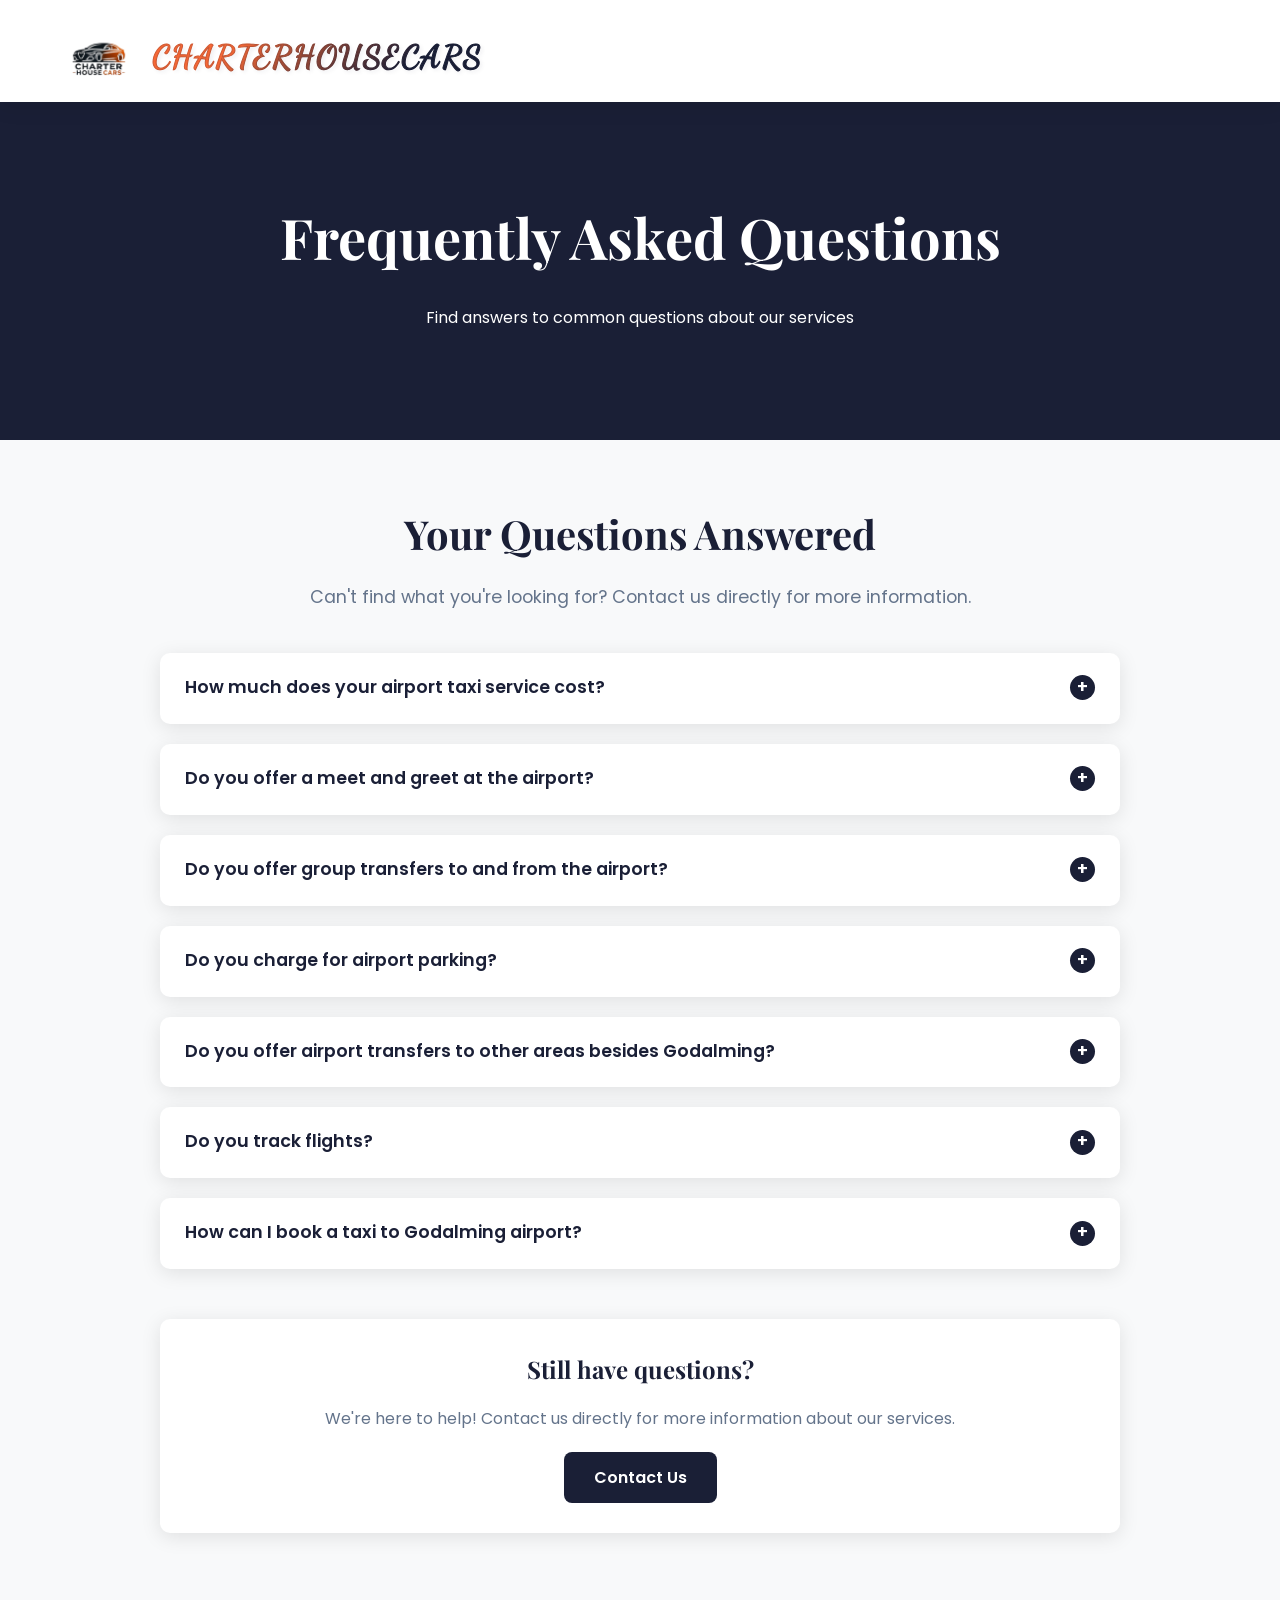
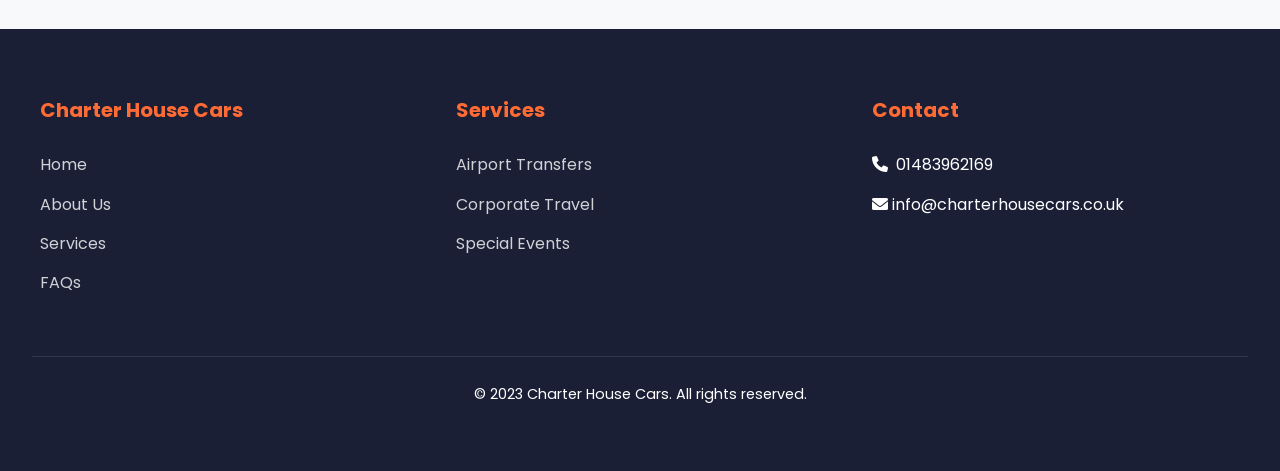
<file: faqs.html>
<!DOCTYPE html>
<html lang="en">
<head>
    <meta charset="UTF-8">
    <meta name="viewport" content="width=device-width, initial-scale=1.0">
    <title>FAQs - Charter House Cars</title>
    <link rel="stylesheet" href="https://cdnjs.cloudflare.com/ajax/libs/font-awesome/6.0.0/css/all.min.css">
    <link href="https://fonts.googleapis.com/css2?family=Playfair+Display:ital,wght@0,400;0,700;1,400&family=Dancing+Script:wght@600&family=Poppins:wght@300;400;500;600;700&display=swap" rel="stylesheet">
    <style>
        :root {
            --primary: #1a1f36;
            --accent: #ff6b35;
            --accent-light: #ff8c5a;
            --text: #2d3748;
            --light: #f8f9fa;
            --transition: all 0.4s cubic-bezier(0.23, 1, 0.32, 1);
            --shadow: 0 4px 20px rgba(0, 0, 0, 0.1);
        }

        * {
            margin: 0;
            padding: 0;
            box-sizing: border-box;
        }

        body {
            font-family: 'Poppins', sans-serif;
            line-height: 1.7;
            color: var(--text);
            background: var(--light);
        }

        /* Header Styles */
        .hero-header {
            background-color: white;
            color: black;
            padding: 1.5rem;
            box-shadow: var(--shadow);
            position: fixed;
            width: 100%;
            top: 0;
            z-index: 1000;
            transition: var(--transition);
        }

        .hero-header.scrolled {
            padding: 1rem 1.5rem;
            background-color: rgba(255, 255, 255, 0.95);
            backdrop-filter: blur(5px);
        }

        .nav-container {
            display: flex;
            align-items: center;
            justify-content: space-between;
            max-width: 1200px;
            margin: 0 auto;
            padding: 0 20px;
        }

        .logo-container {
            display: flex;
            align-items: center;
            gap: 15px;
        }

        .logo-img {
            height: 50px;
            width: auto;
        }

        #logo-text {
            font-family: 'Dancing Script', cursive;
            font-size: 2rem;
            font-weight: 700;
            background: linear-gradient(135deg, #ff6b35 25%, #1a1f36 75%);
            -webkit-background-clip: text;
            background-clip: text;
            color: transparent;
            letter-spacing: 1.5px;
            text-shadow: 2px 2px 4px rgba(26, 31, 54, 0.1);
            position: relative;
            top: 6px;
            display: inline-block;
            transition: all 0.3s ease;
            transform-style: preserve-3d;
            text-stroke: 1px rgba(26, 31, 54, 0.2);
            -webkit-text-stroke: 1px rgba(26, 31, 54, 0.2);
        }

        #logo-text::after {
            content: attr(data-text);
            position: absolute;
            top: 0;
            left: 0;
            z-index: -1;
            background: linear-gradient(45deg, #1a1f36 15%, #ff6b35 85%);
            -webkit-background-clip: text;
            background-clip: text;
            color: transparent;
            filter: blur(2px);
            opacity: 0.7;
        }

        #logo-text:hover {
            transform: translateY(-2px) scale(1.02);
            text-shadow: 3px 3px 6px rgba(26, 31, 54, 0.15);
        }

        @keyframes logo-float {
            0%, 100% { transform: translateY(0); }
            50% { transform: translateY(-3px); }
        }

        #logo-text {
            animation: logo-float 4s ease-in-out infinite;
        }

        /* Hero Section */
        .faq-hero {
            background-color: var(--primary);
            height: 40vh;
            display: flex;
            align-items: center;
            justify-content: center;
            text-align: center;
            color: white;
            margin-top: 80px;
            position: relative;
        }

        .hero-content {
            max-width: 800px;
            padding: 0 20px;
        }

        .hero-content h1 {
            font-size: 3.5rem;
            margin-bottom: 20px;
            font-family: 'Playfair Display', serif;
        }

        /* FAQ Section */
        .faq-container {
            max-width: 1000px;
            margin: 60px auto;
            padding: 0 20px;
        }

        .faq-title {
            text-align: center;
            margin-bottom: 40px;
        }

        .faq-title h2 {
            font-size: 2.5rem;
            color: var(--primary);
            font-family: 'Playfair Display', serif;
            margin-bottom: 15px;
        }

        .faq-title p {
            color: #64748b;
            font-size: 1.1rem;
        }

        .faq-item {
            background: white;
            border-radius: 10px;
            margin-bottom: 20px;
            box-shadow: var(--shadow);
            overflow: hidden;
            transition: var(--transition);
        }

        .faq-question {
            padding: 20px 25px;
            display: flex;
            justify-content: space-between;
            align-items: center;
            cursor: pointer;
            font-weight: 600;
            color: var(--primary);
            font-size: 1.1rem;
        }

        .faq-question:hover {
            color: var(--accent);
        }

        .faq-answer {
            padding: 0 25px;
            max-height: 0;
            overflow: hidden;
            transition: max-height 0.3s ease;
            border-top: 1px solid transparent;
        }

        .faq-item.active .faq-answer {
            padding: 0 25px 25px;
            max-height: 500px;
            border-top: 1px solid #eee;
        }

        .faq-toggle {
            width: 25px;
            height: 25px;
            background-color: var(--primary);
            color: white;
            border-radius: 50%;
            display: flex;
            align-items: center;
            justify-content: center;
            flex-shrink: 0;
            margin-left: 15px;
            transition: var(--transition);
        }

        .faq-item.active .faq-toggle {
            background-color: var(--accent);
            transform: rotate(180deg);
        }

        .contact-prompt {
            text-align: center;
            margin-top: 50px;
            padding: 30px;
            background: white;
            border-radius: 10px;
            box-shadow: var(--shadow);
        }

        .contact-prompt h3 {
            font-size: 1.5rem;
            color: var(--primary);
            margin-bottom: 15px;
            font-family: 'Playfair Display', serif;
        }

        .contact-prompt p {
            margin-bottom: 20px;
            color: #64748b;
        }

        .contact-btn {
            display: inline-block;
            padding: 12px 30px;
            background: var(--primary);
            color: white;
            border-radius: 8px;
            text-decoration: none;
            font-weight: 600;
            transition: var(--transition);
        }

        .contact-btn:hover {
            background: var(--accent);
            transform: translateY(-3px);
            box-shadow: 0 10px 25px rgba(255, 107, 53, 0.3);
        }

 
        .footer {
            background: var(--primary);
            color: white;
            padding: 4rem 2rem;
            margin-top: 6rem;
        }

        .footer-content {
            max-width: 1200px;
            margin: 0 auto;
            display: grid;
            grid-template-columns: repeat(auto-fit, minmax(250px, 1fr));
            gap: 3rem;
        }

        .footer-section h3 {
            color: var(--accent);
            margin-bottom: 1.5rem;
            font-size: 1.25rem;
        }

        .footer-links {
            display: flex;
            flex-direction: column;
            gap: 0.75rem;
        }

        .footer-links a {
            color: rgba(255, 255, 255, 0.8);
            text-decoration: none;
            transition: color 0.3s ease;
        }

        .footer-links a:hover {
            color: var(--accent);
        }

        .social-links {
            display: flex;
            gap: 1rem;
            margin-top: 1.5rem;
        }

        .social-links a {
            font-size: 1.5rem;
            color: white;
            transition: color 0.3s ease;
        }
        .footer-bottom {
    margin-top: 60px;
    padding-top: 25px;
    border-top: 1px solid rgba(255, 255, 255, 0.1);
    text-align: center;
    color: white;
    font-size: 0.9rem;
}

        @media (max-width: 768px) {
            .hero-content h1 {
                font-size: 2.5rem;
            }
            
            .faq-title h2 {
                font-size: 2rem;
            }
            
            .footer-content {
                grid-template-columns: 1fr;
                gap: 30px;
            }
        }
    </style>
</head>
<body>
    <!-- Header -->
    <header class="hero-header" id="header">
        <div class="nav-container">
            <div class="logo-container">
                <img src="logo-image.png" alt="Charter House Cars Logo" class="logo-img">
                <div id="logo-text">CHARTERHOUSECARS</div>
            </div>
            <!-- Navigation would go here -->
        </div>
    </header>

    <!-- Hero Section -->
    <section class="faq-hero">
        <div class="hero-content">
            <h1>Frequently Asked Questions</h1>
            <p>Find answers to common questions about our services</p>
        </div>
    </section>

    <!-- FAQ Section -->
    <div class="faq-container">
        <div class="faq-title">
            <h2>Your Questions Answered</h2>
            <p>Can't find what you're looking for? Contact us directly for more information.</p>
        </div>

        <div class="faq-item">
            <div class="faq-question">
                <span>How much does your airport taxi service cost?</span>
                <div class="faq-toggle">+</div>
            </div>
            <div class="faq-answer">
                <p>Please see our prices or contact us via phone or WhatsApp.</p>
            </div>
        </div>

        <div class="faq-item">
            <div class="faq-question">
                <span>Do you offer a meet and greet at the airport?</span>
                <div class="faq-toggle">+</div>
            </div>
            <div class="faq-answer">
                <p>Yes, we offer a professional Meet & Greet service at the airport. Our driver will monitor your flight, meet you at the arrivals hall with a name board, and assist you with your luggage.</p>
            </div>
        </div>

        <div class="faq-item">
            <div class="faq-question">
                <span>Do you offer group transfers to and from the airport?</span>
                <div class="faq-toggle">+</div>
            </div>
            <div class="faq-answer">
                <p>Yes, we offer group transfers to and from the airport. Our spacious vehicles can accommodate groups of various sizes, ensuring a comfortable and hassle-free journey. Whether you're traveling for business, a family trip, or a special event, we provide reliable and punctual service.</p>
            </div>
        </div>

        <div class="faq-item">
            <div class="faq-question">
                <span>Do you charge for airport parking?</span>
                <div class="faq-toggle">+</div>
            </div>
            <div class="faq-answer">
                <p>Additional charges may apply for waiting time, extra stops, or late-night bookings. Please check our pricing details.</p>
            </div>
        </div>

        <div class="faq-item">
            <div class="faq-question">
                <span>Do you offer airport transfers to other areas besides Godalming?</span>
                <div class="faq-toggle">+</div>
            </div>
            <div class="faq-answer">
                <p>Yes, we offer airport transfers to and from a wide range of areas beyond Godalming. Whether you need a transfer to a nearby town, city, or a specific destination, our reliable service ensures a comfortable and timely journey. Contact us to check availability and get a quote for your preferred location across London and surrounding areas, including major airports and railway stations.</p>
            </div>
        </div>

        <div class="faq-item">
            <div class="faq-question">
                <span>Do you track flights?</span>
                <div class="faq-toggle">+</div>
            </div>
            <div class="faq-answer">
                <p>Yes, we track flights in real time. Our system monitors your flight status for delays, cancellations, and early arrivals, ensuring your taxi is ready when you need it. Just provide your flight number when booking, and we'll adjust pickup times accordingly.</p>
            </div>
        </div>

        <div class="faq-item">
            <div class="faq-question">
                <span>How can I book a taxi to Godalming airport?</span>
                <div class="faq-toggle">+</div>
            </div>
            <div class="faq-answer">
                <p>To book a taxi from Godalming to an airport, please call us on 01483 962169.</p>
            </div>
        </div>

        <div class="contact-prompt">
            <h3>Still have questions?</h3>
            <p>We're here to help! Contact us directly for more information about our services.</p>
            <a href="https://wa.me/message/6GOCSDYA2UXDL1" target="_parent" class="contact-btn">Contact Us</a>
        </div>
    </div>

    <!-- Footer -->
    
    <footer class="footer" data-aos="fade-up" data-aos-delay="500">
        <div class="footer-content">
            <div class="footer-section" data-aos="fade-up" data-aos-delay="500">
                <h3>Charter House Cars</h3>
                <div class="footer-links">
                    <a href="index.html" target="_parent">Home</a>
                    <a href="about-us.html" target="_parent">About Us</a>
                    <a href="services.html" target="_parent">Services</a>
                    <a href="faqs.html" target="_parent">FAQs</a>
                </div>
            </div>
    
            <div class="footer-section" data-aos="fade-up" data-aos-delay="500">
                <h3>Services</h3>
                <div class="footer-links">
                    <a href="airport-transfer.html" target="_parent">Airport Transfers</a>
                    <a href="corporate.html" target="_parent">Corporate Travel</a>
                    <a href="special-events.html" target="_parent">Special Events</a>
                </div>
            </div>
    
            <div class="footer-section" data-aos="fade-up" data-aos-delay="500">
                <h3>Contact</h3>
                <div class="footer-links">
                   <p><i class="fas fa-phone"></i> &nbsp;01483962169</p>
                    <p><i class="fas fa-envelope"></i> info@charterhousecars.co.uk</p>
                    <!-- <div class="social-links">
                        <a href="#" aria-label="LinkedIn"><i class="fab fa-linkedin"></i></a>
                        <a href="#" aria-label="Instagram"><i class="fab fa-instagram"></i></a>
                        <a href="#" aria-label="Twitter"><i class="fab fa-twitter"></i></a>
                    </div> -->
                </div>
            </div>
        </div>
        <div class="footer-bottom">
            <p>&copy; 2023 Charter House Cars. All rights reserved.</p>
        </div>
    </footer>

    <script>
         <!-- JavaScript for Call Button -->
        
                document.getElementById("callButton").addEventListener("click", function (event) {
                    event.preventDefault(); // Prevents default anchor behavior
                    window.location.href = "tel:01483962169"; // Opens the dial pad directly
                });
        
        document.addEventListener('DOMContentLoaded', function() {
            // Header scroll effect
            const header = document.getElementById('header');
            window.addEventListener('scroll', function() {
                if (window.scrollY > 50) {
                    header.classList.add('scrolled');
                } else {
                    header.classList.remove('scrolled');
                }
            });

            // FAQ toggle functionality
            const faqQuestions = document.querySelectorAll('.faq-question');
            faqQuestions.forEach(question => {
                question.addEventListener('click', () => {
                    const item = question.parentNode;
                    item.classList.toggle('active');
                    
                    // Close other open items
                    faqQuestions.forEach(q => {
                        if (q !== question) {
                            q.parentNode.classList.remove('active');
                        }
                    });
                });
            });
        });
    </script>
</body>
</html>
</file>
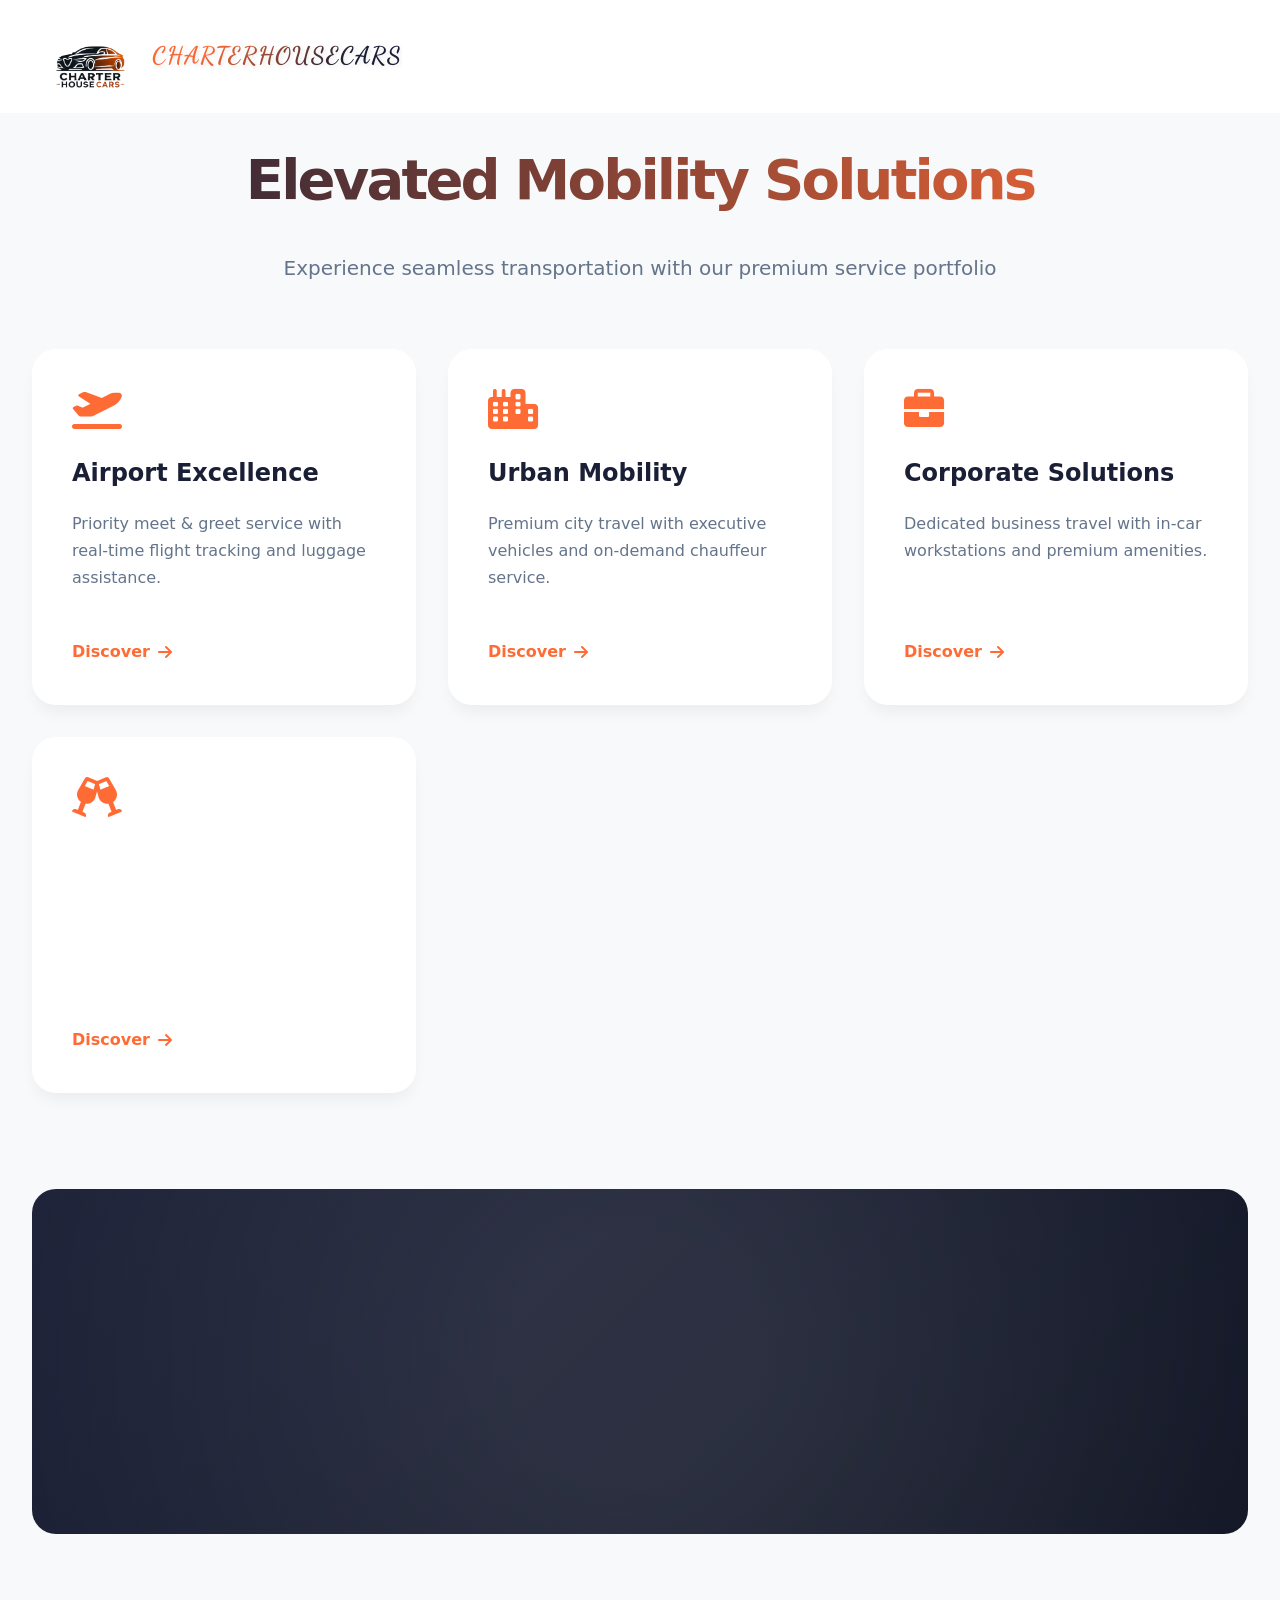
<file: services.html>
<!DOCTYPE html>
<html lang="en">

<head>
    <meta charset="UTF-8">
    <meta name="viewport" content="width=device-width, initial-scale=1.0">
    <title>Premium Services | Charter House Cars</title>
    <link rel="stylesheet" href="https://cdnjs.cloudflare.com/ajax/libs/font-awesome/6.0.0/css/all.min.css">
    <link href="https://fonts.googleapis.com/css2?family=Playfair+Display:ital,wght@0,400;0,700;1,400&family=Dancing+Script:wght@600&display=swap" rel="stylesheet">
    <link rel="stylesheet" href="https://unpkg.com/aos@next/dist/aos.css" />

    <style>
        :root {
            --primary: #1a1f36;
            --accent: #ff6b35;
            --text: #2d3748;
            --light: #f8f9fa;
            --transition: all 0.4s cubic-bezier(0.23, 1, 0.32, 1);
        }

        * {
            margin: 0;
            padding: 0;
            box-sizing: border-box;
        }

        body {
            font-family: 'Inter', system-ui, -apple-system, sans-serif;
            line-height: 1.7;
            color: var(--text);
            background: var(--light);
        }

       /* Header Styles */
.hero-header {
    background-color: white;
    color: black;
    padding: 1.5rem;
    box-shadow: var(--shadow);
    position: fixed;
    width: 100%;
    top: 0;
    z-index: 1000;
    transition: var(--transition);
}

.hero-header.scrolled {
    padding: 1rem 1.5rem;
    background-color: rgba(255, 255, 255, 0.95);
    backdrop-filter: blur(5px);
}

.nav-container {
    display: flex;
    align-items: center;
    justify-content: space-between;
    max-width: 1200px;
    margin: 0 auto;
    padding: 0 20px;
    width: 100%;
    box-sizing: border-box;
}

.logo-container {
    display: flex;
    align-items: center;
    gap: 10px;
    max-width: 70%; /* Prevents logo from taking full width */
}

.logo-img {
    height: 40px; /* Reduced size for mobile */
    width: auto;
}

#logo-text {
    font-family: 'Dancing Script', cursive;
    font-size: 1.5rem; /* Reduced size for mobile */
    font-weight: bolder;
    background: linear-gradient(135deg, #ff6b35 25%, #1a1f36 75%);
    -webkit-background-clip: text;
    background-clip: text;
    color: transparent;
    letter-spacing: 1px; /* Reduced spacing for mobile */
    text-shadow: 2px 2px 4px rgba(26, 31, 54, 0.1);
    position: relative;
    display: inline-block;
    transition: all 0.3s ease;
    white-space: nowrap; /* Prevents text wrapping */
    overflow: hidden;
    text-overflow: ellipsis; /* Adds ... if text is too long */
    max-width: 100%; /* Ensures text doesn't overflow container */
}

#logo-text::after {
    content: attr(data-text);
    position: absolute;
    top: 0;
    left: 0;
    z-index: -1;
    background: linear-gradient(45deg, #1a1f36 15%, #ff6b35 85%);
    -webkit-background-clip: text;
    background-clip: text;
    color: transparent;
    filter: blur(2px);
    opacity: 0.7;
}

#logo-text:hover {
    transform: translateY(-2px) scale(1.02);
    text-shadow: 3px 3px 6px rgba(26, 31, 54, 0.15);
}

@keyframes logo-float {
    0%, 100% { transform: translateY(0); }
    50% { transform: translateY(-3px); }
}

#logo-text {
    animation: logo-float 4s ease-in-out infinite;
}

/* Mobile Responsiveness */
@media (max-width: 768px) {
    .hero-header {
        padding: 1rem;
    }
    
    .hero-header.scrolled {
        padding: 0.75rem 1rem;
    }
    
    .logo-container {
        gap: 8px;
    }
    
    .logo-img {
        height: 35px;
    }
    
    #logo-text {
        font-size: 1.2rem;
        letter-spacing: 0.5px;
    }
    
    .nav-container {
        padding: 0 10px;
    }
}

@media (max-width: 480px) {
    #logo-text {
        font-size: 1rem;
        max-width: 120px; /* Further limits text length on very small screens */
    }
    
    .logo-img {
        height: 30px;
    }
}

        .logo {
            display: flex;
            align-items: center;
            gap: 0.75rem;
            max-width: 1200px;
            margin: 0 auto;

        }

        .logo-icon {
            font-size: 1.75rem;
            color: var(--accent);
            animation: pulse 2s infinite;
        }

        .services-container {
            max-width: 1400px;
            margin: 100px auto 0;
            padding: 2rem;
        }

        .services-header {
            text-align: center;
            margin-bottom: 4rem;
            opacity: 0;
            animation: slideUp 1s 0.2s forwards;
        }

        .services-title {
            font-size: 3.5rem;
            font-weight: 800;
            background: linear-gradient(to right, var(--primary), var(--accent));
            -webkit-background-clip: text;
            background-clip: text;
            -webkit-text-fill-color: transparent;
            margin-bottom: 1.5rem;
            letter-spacing: -0.05em;
        }

        .services-subtitle {
            color: #64748b;
            font-size: 1.25rem;
            max-width: 800px;
            margin: 0 auto;
        }

        .services-grid {
            display: grid;
            grid-template-columns: repeat(auto-fit, minmax(320px, 1fr));
            gap: 2rem;
            margin: 4rem 0;
        }

        .service-card {
            background: white;
            border-radius: 1.5rem;
            padding: 2.5rem;
            box-shadow: 0 10px 15px -3px rgba(0, 0, 0, 0.05);
            transition: var(--transition);
            position: relative;
            overflow: hidden;
            opacity: 0;
            transform: translateY(20px);
            animation: cardEntry 0.6s forwards;
        }

        .service-card::after {
            content: '';
            position: absolute;
            bottom: 0;
            left: 0;
            width: 100%;
            height: 4px;
            background: var(--accent);
            transform: scaleX(0);
            transition: var(--transition);
        }

        .service-card:hover {
            transform: translateY(-8px);
            box-shadow: 0 25px 50px -12px rgba(0, 0, 0, 0.1);
        }

        .service-card:hover::after {
            transform: scaleX(1);
        }

        .service-icon {
            font-size: 2.5rem;
            color: var(--accent);
            margin-bottom: 1.5rem;
            transition: var(--transition);
        }

        .service-card:hover .service-icon {
            transform: rotate(15deg) scale(1.1);
        }

        .service-title {
            font-size: 1.5rem;
            font-weight: 700;
            color: var(--primary);
            margin-bottom: 1rem;
        }

        .service-description {
            color: #64748b;
            margin-bottom: 2rem;
            min-height: 96px;
        }

        .service-cta {
            display: inline-flex;
            align-items: center;
            gap: 0.5rem;
            color: var(--accent);
            text-decoration: none;
            font-weight: 600;
            transition: var(--transition);
        }

        .service-cta:hover {
            gap: 1rem;
            color: var(--primary);
        }

        .cta-section {
            background: linear-gradient(135deg, var(--primary), #0f1322);
            border-radius: 1.5rem;
            padding: 4rem 2rem;
            margin: 6rem 0;
            text-align: center;
            color: white;
            position: relative;
            overflow: hidden;
        }

        .cta-section::before {
            content: '';
            position: absolute;
            top: -50%;
            left: -50%;
            width: 200%;
            height: 200%;
            background: radial-gradient(circle, rgba(255, 255, 255, 0.1) 10%, transparent 60%);
            animation: rotate 20s linear infinite;
        }

        .cta-title {
            font-size: 2.5rem;
            margin-bottom: 1.5rem;
            position: relative;
        }

        .cta-button {
            display: inline-flex;
            align-items: center;
            gap: 0.75rem;
            background: var(--accent);
            color: white;
            padding: 1rem 2rem;
            border-radius: 0.75rem;
            text-decoration: none;
            font-weight: 600;
            transition: var(--transition);
            position: relative;
            overflow: hidden;
        }

        .cta-button::before {
            content: '';
            position: absolute;
            top: 0;
            left: -100%;
            width: 100%;
            height: 100%;
            background: linear-gradient(90deg, transparent, rgba(255, 255, 255, 0.2), transparent);
            transition: 0.5s;
        }

        .cta-button:hover::before {
            left: 100%;
        }

        .footer {
            background: var(--primary);
            color: white;
            padding: 4rem 2rem;
            margin-top: 6rem;
        }

        .footer-content {
            max-width: 1200px;
            margin: 0 auto;
            display: grid;
            grid-template-columns: repeat(auto-fit, minmax(250px, 1fr));
            gap: 3rem;
        }

        .footer-section h3 {
            color: var(--accent);
            margin-bottom: 1.5rem;
            font-size: 1.25rem;
        }

        .footer-links {
            display: flex;
            flex-direction: column;
            gap: 0.75rem;
        }

        .footer-links a {
            color: rgba(255, 255, 255, 0.8);
            text-decoration: none;
            transition: color 0.3s ease;
        }

        .footer-links a:hover {
            color: var(--accent);
        }

        .social-links {
            display: flex;
            gap: 1rem;
            margin-top: 1.5rem;
        }

        .social-links a {
            font-size: 1.5rem;
            color: white;
            transition: color 0.3s ease;
        }
        .footer-bottom {
    margin-top: 60px;
    padding-top: 25px;
    border-top: 1px solid rgba(255, 255, 255, 0.1);
    text-align: center;
    color: white;
    font-size: 0.9rem;
}
        .newsletter-form {
            display: flex;
            gap: 0.5rem;
            margin-top: 1.5rem;
        }

        .newsletter-input {
            flex: 1;
            padding: 0.75rem;
            border: 1px solid rgba(255, 255, 255, 0.2);
            border-radius: 0.5rem;
            background: rgba(255, 255, 255, 0.05);
            color: white;
        }

        @keyframes pulse {

            0%,
            100% {
                transform: scale(1);
            }

            50% {
                transform: scale(1.1);
            }
        }

        @keyframes slideUp {
            to {
                opacity: 1;
                transform: translateY(0);
            }
        }

        @keyframes cardEntry {
            to {
                opacity: 1;
                transform: translateY(0);
            }
        }

        @keyframes rotate {
            from {
                transform: rotate(0deg);
            }

            to {
                transform: rotate(360deg);
            }
        }

        @media (max-width: 768px) {
            .services-title {
                font-size: 2.5rem;
            }

            .services-grid {
                grid-template-columns: 1fr;
            }

            .cta-title {
                font-size: 2rem;
            }
        }
    </style>
</head>

<body>
    <header class="hero-header" data-aos="fade-up" data-aos-delay="500">
        <div class="logo">
            <!-- <i class="fas fa-car logo-icon"></i> -->
            <img src="logo-image.png" alt="" width="100px" data-aos="fade-up" data-aos-delay="500">
            <span id="logo-text" data-aos="fade-up" data-aos-delay="500">CHARTERHOUSECARS</span>
        </div>
    </header>

    <main class="services-container" data-aos="fade-up" data-aos-delay="500">
        <section class="services-header" data-aos="fade-up" data-aos-delay="500">
            <h1 class="services-title" data-aos="fade-up" data-aos-delay="500">Elevated Mobility Solutions</h1>
            <p class="services-subtitle" data-aos="fade-up" data-aos-delay="500">Experience seamless transportation with our premium service portfolio</p>
        </section>

        <div class="services-grid">
            <!-- Service Cards -->
            <article class="service-card" style="animation-delay: 0.2s" data-aos="fade-up" data-aos-delay="500">
                <i class="fas fa-plane-departure service-icon" data-aos="fade-up" data-aos-delay="500"></i>
                <h3 class="service-title" data-aos="fade-up" data-aos-delay="500">Airport Excellence</h3>
                <p class="service-description" data-aos="fade-up" data-aos-delay="500">Priority meet & greet service with real-time flight tracking and luggage
                    assistance.</p>
                <a href="index.html" target="_parent" class="service-cta">Discover <i class="fas fa-arrow-right" data-aos="fade-up" data-aos-delay="500"></i></a>
            </article>

            <article class="service-card" style="animation-delay: 0.4s">
                <i class="fas fa-city service-icon"></i>
                <h3 class="service-title" data-aos="fade-up" data-aos-delay="500">Urban Mobility</h3>
                <p class="service-description" data-aos="fade-up" data-aos-delay="500">Premium city travel with executive vehicles and on-demand chauffeur
                    service.</p>
                <a href="index.html" target="_parent" class="service-cta">Discover <i class="fas fa-arrow-right"></i></a>
            </article>

            <article class="service-card" style="animation-delay: 0.6s" data-aos="fade-up" data-aos-delay="500">
                <i class="fas fa-briefcase service-icon"></i>
                <h3 class="service-title" data-aos="fade-up" data-aos-delay="500">Corporate Solutions</h3>
                <p class="service-description" data-aos="fade-up" data-aos-delay="500">Dedicated business travel with in-car workstations and premium amenities.
                </p>
                <a href="index.html" target="_parent" class="service-cta">Discover <i class="fas fa-arrow-right"></i></a>
            </article>

            <article class="service-card" style="animation-delay: 0.8s" data-aos="fade-up" data-aos-delay="500">
                <i class="fas fa-glass-cheers service-icon" data-aos="fade-up" data-aos-delay="500"></i>
                <h3 class="service-title" data-aos="fade-up" data-aos-delay="500">Event Transportation</h3>
                <p class="service-description" data-aos="fade-up" data-aos-delay="500">Red carpet service for weddings, galas, and special occasions.</p>
                <a href="index.html" target="_parent" class="service-cta">Discover <i class="fas fa-arrow-right"></i></a>
            </article>
        </div>

        <section class="cta-section">
            <div style="position: relative; z-index: 1">
                <h2 class="cta-title" data-aos="fade-up" data-aos-delay="500">Ready to Elevate Your Journey?</h2>
                <p class="services-subtitle" style="color: rgba(255,255,255,0.9); margin-bottom: 2rem" data-aos="fade-up" data-aos-delay="500">
                    Experience the Charter House difference
                </p>
                <a href="book.html" target="_parent" class="cta-button" data-aos="fade-up" data-aos-delay="500">
                    Book Now <i class="fas fa-arrow-right"></i>
                </a>
            </div>
        </section>
    </main>

   
    <footer class="footer" data-aos="fade-up" data-aos-delay="500">
        <div class="footer-content">
            <div class="footer-section" data-aos="fade-up" data-aos-delay="500">
                <h3>Charter House Cars</h3>
                <div class="footer-links">
                    <a href="index.html" target="_parent">Home</a>
                    <a href="about-us.html" target="_parent">About Us</a>
                    <a href="services.html" target="_parent">Services</a>
                    <a href="faqs.html" target="_parent">FAQs</a>
                </div>
            </div>
    
            <div class="footer-section" data-aos="fade-up" data-aos-delay="500">
                <h3>Services</h3>
                <div class="footer-links">
                    <a href="airport-transfer.html" target="_parent">Airport Transfers</a>
                    <a href="corporate.html" target="_parent">Corporate Travel</a>
                    <a href="special-events.html" target="_parent">Special Events</a>
                </div>
            </div>
    
            <div class="footer-section" data-aos="fade-up" data-aos-delay="500">
                <h3>Contact</h3>
                <div class="footer-links">
                    <p><i class="fas fa-phone"></i> &nbsp;01483962169</p>
                    <p><i class="fas fa-envelope"></i> info@charterhousecars.co.uk</p>
                    <!-- <div class="social-links">
                        <a href="#" aria-label="LinkedIn"><i class="fab fa-linkedin"></i></a>
                        <a href="#" aria-label="Instagram"><i class="fab fa-instagram"></i></a>
                        <a href="#" aria-label="Twitter"><i class="fab fa-twitter"></i></a>
                    </div> -->
                </div>
            </div>
        </div>
        <div class="footer-bottom">
            <p>&copy; 2023 Charter House Cars. All rights reserved.</p>
        </div>
    </footer>
 <!-- javascript-links -->
 <script src="script.js"></script>
 <script src="https://unpkg.com/aos@next/dist/aos.js"></script>
 <script>
     AOS.init();
 </script>
</body>

</html>
</file>
